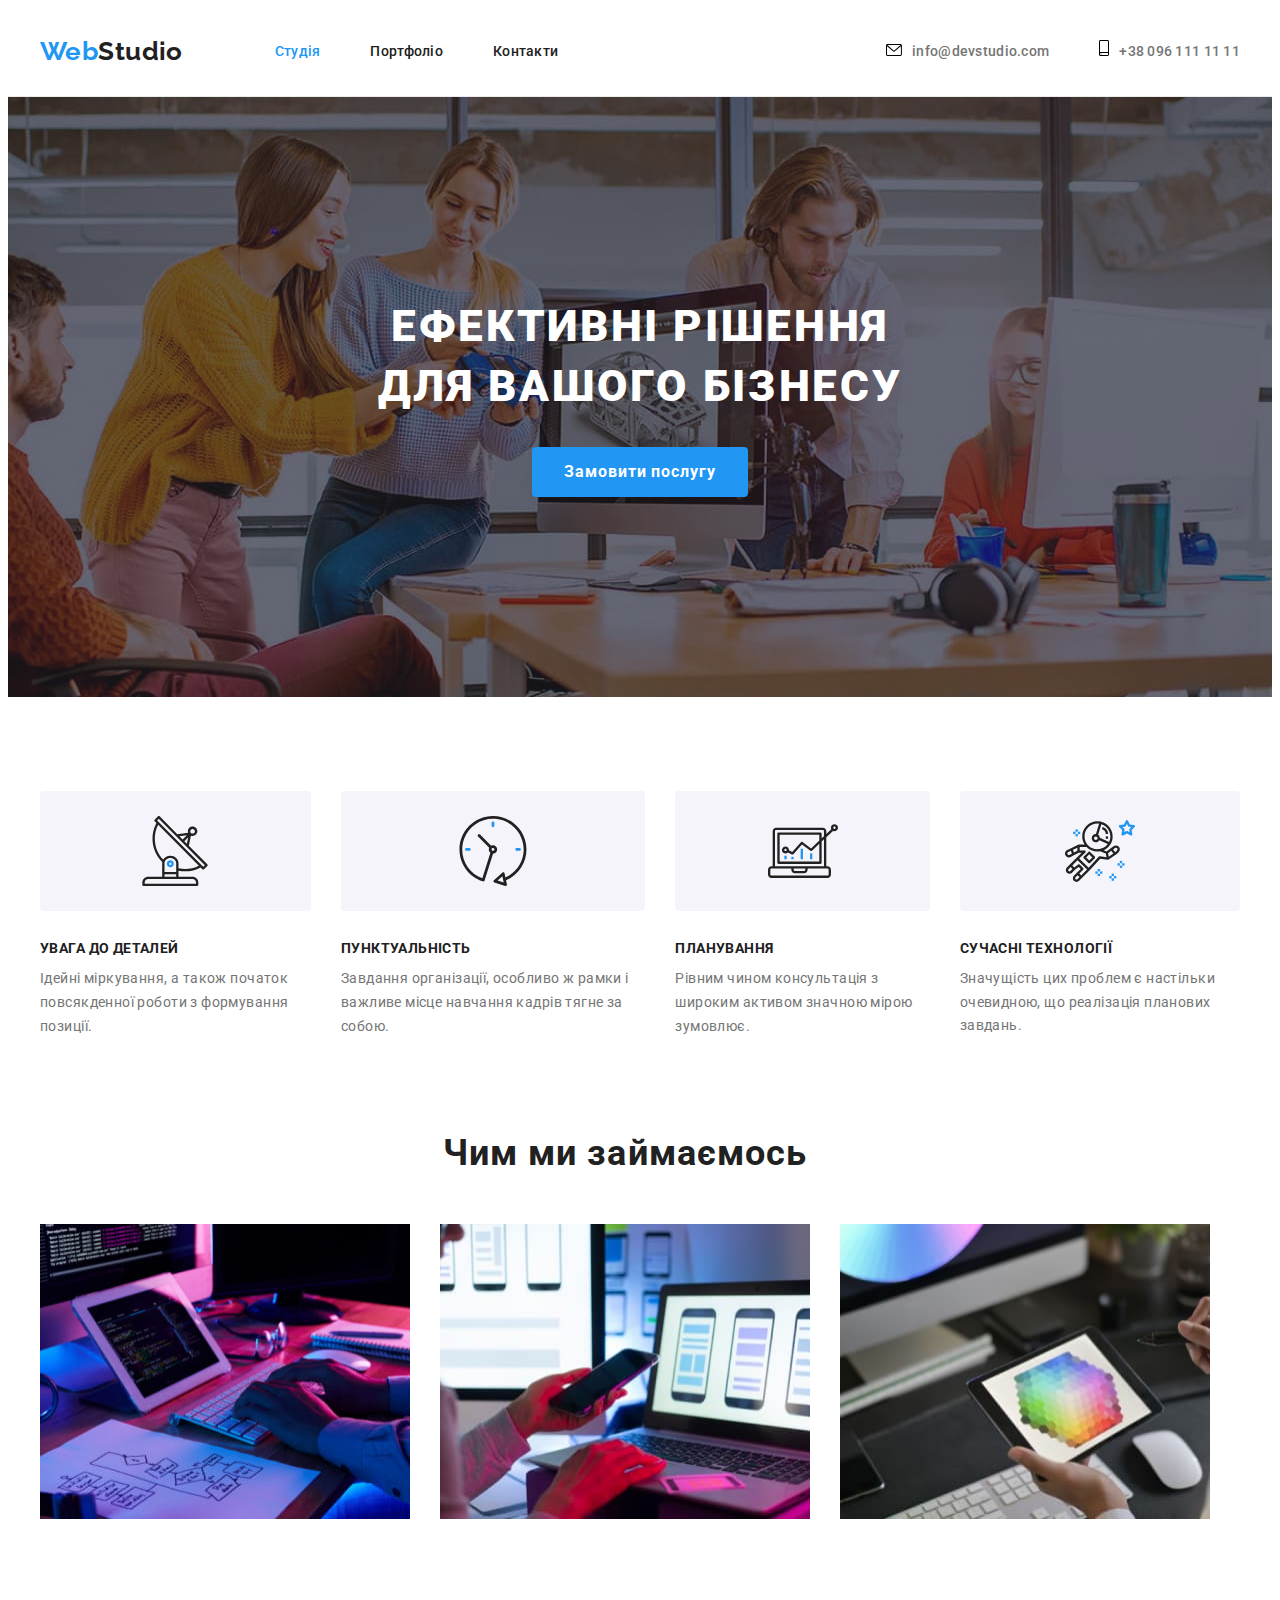
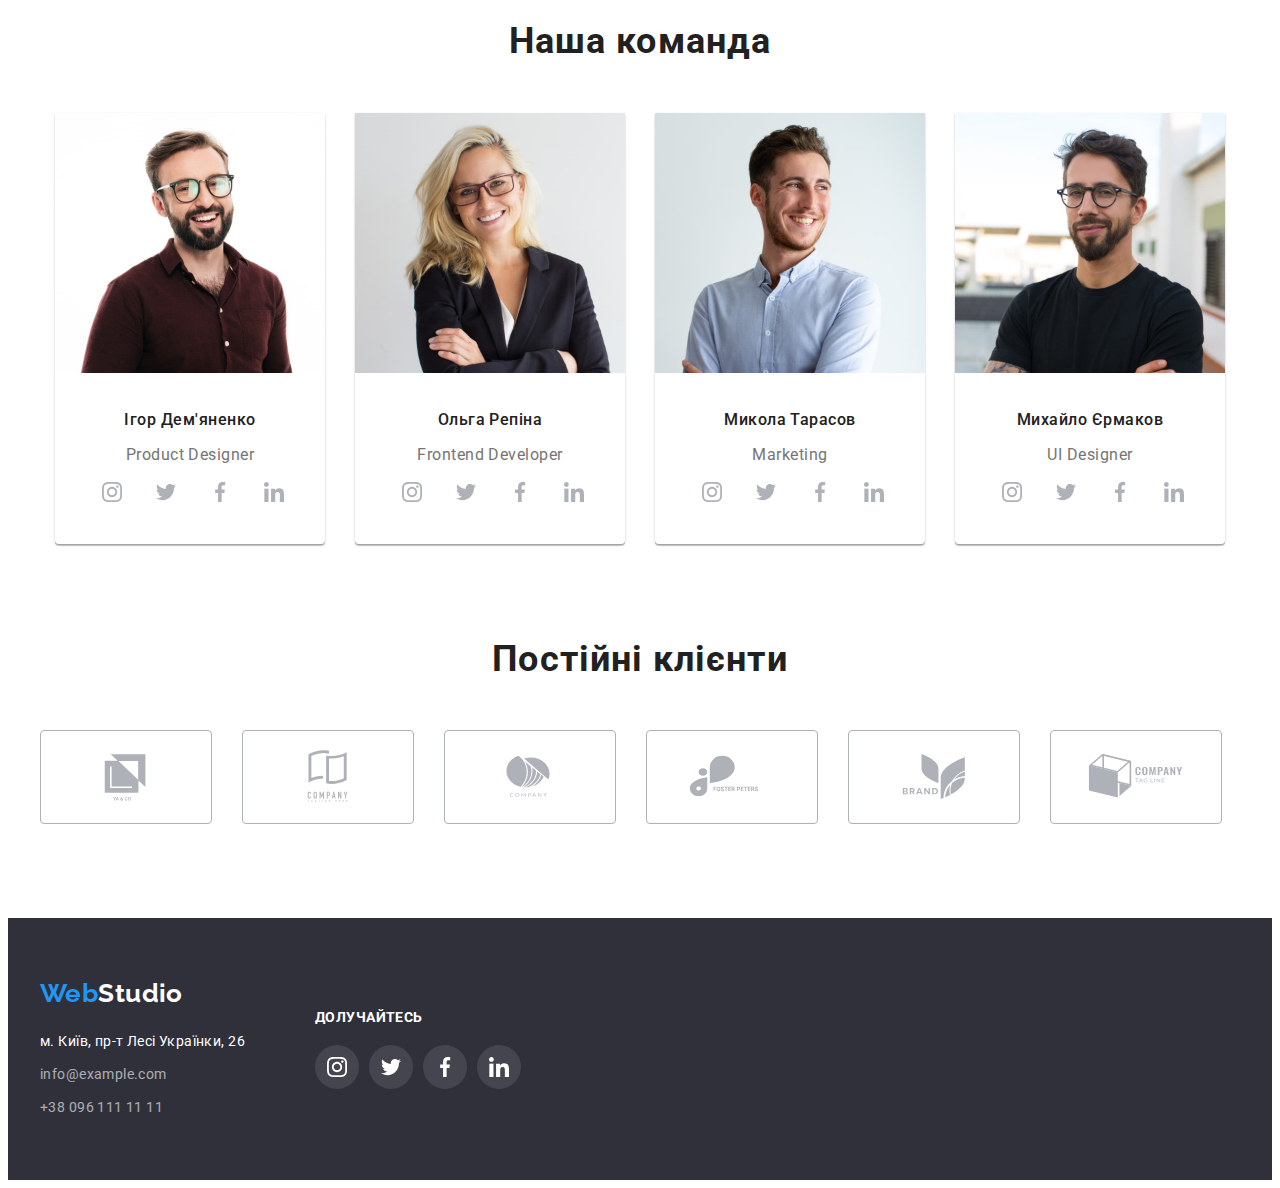
<file: index.html>
<!DOCTYPE html>
<html lang="uk">
  <head>
    <meta charset="UTF-8" />
    <meta http-equiv="X-UA-Compatible" content="IE=edge" />
    <meta name="viewport" content="width=device-width, initial-scale=1.0" />
    <title>ДР4-Головна</title>
    <link
      rel="stylesheet"
      href="https://cdnjs.cloudflare.com/ajax/libs/modern-normalize/1.1.0/modern-normalize.min.css"
      integrity="sha512-wpPYUAdjBVSE4KJnH1VR1HeZfpl1ub8YT/NKx4PuQ5NmX2tKuGu6U/JRp5y+Y8XG2tV+wKQpNHVUX03MfMFn9Q=="
      crossorigin="anonymous"
      referrerpolicy="no-referrer"
    />
    <link
      href="https://fonts.googleapis.com/css2?family=Raleway:wght@700&family=Roboto:wght@400;500;700;900&display=swap"
      rel="stylesheet"
    />
    <link rel="stylesheet" href="./css/styles.css" />
  </head>
  <body>
    <header class="header">
      <div class="container header-container">
        <nav class="nav">
          <a lang="en" href="./index.html" class="logo"><span class="logo-link">Web</span>Studio</a>
          <ul class="site-nav list">
            <li class="item">
              <a href="./index.html" class="link header-page current">Студія</a>
            </li>
            <li class="item">
              <a href="./portfolio.html" class="link header-page">Портфоліо</a>
            </li>
            <li class="item">
              <a href="" class="link header-page">Контакти</a>
            </li>
          </ul>
        </nav>
        <ul class="contacts list">
          <li class="item-contact">
            <a href="mailto:info@devstudio.com" class="cont-mail"><svg class="mail-icon"><use href="./images/symbol-defs.svg#icon-letter" wight="16" height="12" ></use></svg>info@devstudio.com</a>
          </li>
          <li class="item-contact">
            <a href="tel:+380961111111" class="cont-tel"><svg class="tel-icon"><use href="./images/symbol-defs.svg#icon-smartphone" wight="10" height="16"></use></svg>+38 096 111 11 11</a>
          </li>
        </ul>
      </div>
    </header>
    <main>
      <section class="top">
        <h1 class="top1">Ефективні рішення <br />для вашого бізнесу</h1>
        <button type="button" class="button">Замовити послугу</button>
      </section>
      <section class="aside section">
        <div class="container">
          <h2 hidden="">Особливості</h2>
          <ul class="list-item-desc list">
            <li class="list-title">
              <div class="box-icon">
                <svg class="list-item-icon" width="70" height="70">
                    <use href="./images/symbol-defs.svg#icon-antenna"></use>
                </svg>
                </div>
              <h3 class="aside-title">Увага до деталей</h3>
              <p class="p-title">
                Ідейні міркування, а також початок повсякденної роботи з
                формування позиції.
              </p>
            </li>
            <li class="list-title">
              <div class="box-icon">
                <svg class="list-item-desc-icon" width="70" height="70">
                    <use href="./images/symbol-defs.svg#icon-clock"></use>
                </svg>
                </div>
              <h3 class="aside-title">Пунктуальність</h3>
              <p class="p-title">
                Завдання організації, особливо ж рамки і важливе місце навчання
                кадрів тягне за собою.
              </p>
            </li>
            <li class="list-title">
              <div class="box-icon">
                <svg class="list-item-desc-icon" width="70" height="70">
                    <use href="./images/symbol-defs.svg#icon-diagram"></use>
                </svg>
                </div>
              <h3 class="aside-title">Планування</h3>
              <p class="p-title">
                Рівним чином консультація з широким активом значною мірою
                зумовлює.
              </p>
            </li>
            <li class="list-title">
              <div class="box-icon">
                <svg class="list-item-desc-icon" width="70" height="70">
                    <use href="./images/symbol-defs.svg#icon-astronaut"></use>
                </svg>
                </div>
              <h3 class="aside-title">Сучасні технології</h3>
              <p class="p-text">
                Значущість цих проблем є настільки очевидною, що реалізація
                планових завдань.
              </p>
            </li>
          </ul>
        </div>
      </section>
      <section class="middle section">
        <div class="container">
          <div>
            <h2 class="middle-title">Чим ми займаємось</h2>
            <ul class="middle-list list">
              <li class="middle-list-img">
                <img
                  src="./images/img1.jpg"
                  alt="Розробка застосунку"
                  width="370"
                  height="295"
                />
              </li>
              <li class="middle-list-img">
                <img
                  src="./images/img2.jpg"
                  alt="Розробка і планування"
                  width="370"
                  height="295"
                />
              </li>
              <li class="middle-list-img">
                <img
                  src="./images/img3.jpg"
                  alt="Робота з палітрою кольорів"
                  width="370"
                  height="295"
                />
              </li>
            </ul>
          </div>
        </div>
      </section>
      <section class="section">
        <h2 class="middle-title">Наша команда</h2>
        <ul class="team-list list">
          <li class="team-list-item">
            <img
              src="./images/tm1.jpg"
              alt="Ігор Дем'яненко"
              width="270"
              height="260"
            />
            <div class="box">
              <h3 class="team-title">Ігор Дем'яненко</h3>
              <p lang="en" class="team-text">Product Designer</p>
              <ul class="social-links-list">
                <li class="social-links-item"><a href="" class="social-links-list-item">
                    <svg class="social-icon" width="20" height="20">
                        <use href="./images/symbol-defs.svg#icon-instagram2"></use>
                    </svg> </a> 
                </li>
                <li class="social-links-item"><a href="" class="social-links-list-item">
                    <svg class="social-icon" width="20" height="20">
                        <use href="./images/symbol-defs.svg#icon-twitter"></use>
                    </svg></a> 
                </li>
                <li class="social-links-item"><a href="" class="social-links-list-item">
                    <svg class="social-icon" width="20" height="20">
                        <use href="./images/symbol-defs.svg#icon-facebook"></use>
                    </svg></a> 
                </li>
                <li class="social-links-item"><a href="" class="social-links-list-item">
                    <svg class="social-icon" width="20" height="20">
                        <use href="./images/symbol-defs.svg#icon-linkedin"></use>
                    </svg></a> 
                </li>
            </ul>
            </div>
          </li>
          <li class="team-list-item">
            <img
              src="./images/tm2.jpg"
              alt="Ольга Репіна"
              width="270"
              height="260"
            />
            <div class="box">
              <h3 class="team-title">Ольга Репіна</h3>
              <p lang="en" class="team-text">Frontend Developer</p>
              <ul class="social-links-list">
                <li class="social-links-item"><a href="" class="social-links-list-item">
                    <svg class="social-icon" width="20" height="20">
                        <use href="./images/symbol-defs.svg#icon-instagram2"></use>
                    </svg> </a> 
                </li>
                <li class="social-links-item"><a href="" class="social-links-list-item">
                    <svg class="social-icon" width="20" height="20">
                        <use href="./images/symbol-defs.svg#icon-twitter"></use>
                    </svg></a> 
                </li>
                <li class="social-links-item"><a href="" class="social-links-list-item">
                    <svg class="social-icon" width="20" height="20">
                        <use href="./images/symbol-defs.svg#icon-facebook"></use>
                    </svg></a> 
                </li>
                <li class="social-links-item"><a href="" class="social-links-list-item">
                    <svg class="social-icon" width="20" height="20">
                        <use href="./images/symbol-defs.svg#icon-linkedin"></use>
                    </svg></a> 
                </li>
            </ul>
            </div>
          </li>
          <li class="team-list-item">
            <img
              src="./images/tm3.jpg"
              alt="Микола Тарасов"
              width="270"
              height="260"
            />
            <div class="box">
              <h3 class="team-title">Микола Тарасов</h3>
              <p lang="en" class="team-text">Marketing</p>
              <ul class="social-links-list">
                <li class="social-links-item"><a href="" class="social-links-list-item">
                    <svg class="social-icon" width="20" height="20">
                        <use href="./images/symbol-defs.svg#icon-instagram2"></use>
                    </svg> </a> 
                </li>
                <li class="social-links-item"><a href="" class="social-links-list-item">
                    <svg class="social-icon" width="20" height="20">
                        <use href="./images/symbol-defs.svg#icon-twitter"></use>
                    </svg></a> 
                </li>
                <li class="social-links-item"><a href="" class="social-links-list-item">
                    <svg class="social-icon" width="20" height="20">
                        <use href="./images/symbol-defs.svg#icon-facebook"></use>
                    </svg></a> 
                </li>
                <li class="social-links-item"><a href="" class="social-links-list-item">
                    <svg class="social-icon" width="20" height="20">
                        <use href="./images/symbol-defs.svg#icon-linkedin"></use>
                    </svg></a> 
                </li>
            </ul>
            </div>
          </li>
          <li class="team-list-item">
            <img
              src="./images/tm4.jpg"
              alt="Михайло Єрмаков"
              width="270"
              height="260"
            />
            <div class="box">
              <h3 class="team-title">Михайло Єрмаков</h3>
              <p lang="en" class="team-text">UI Designer</p>
              <ul class="social-links-list">
                <li class="social-links-item"><a href="" class="social-links-list-item">
                    <svg class="social-icon" width="20" height="20">
                        <use href="./images/symbol-defs.svg#icon-instagram2"></use>
                    </svg> </a> 
                </li>
                <li class="social-links-item"><a href="" class="social-links-list-item">
                    <svg class="social-icon" width="20" height="20">
                        <use href="./images/symbol-defs.svg#icon-twitter"></use>
                    </svg></a> 
                </li>
                <li class="social-links-item"><a href="" class="social-links-list-item">
                    <svg class="social-icon" width="20" height="20">
                        <use href="./images/symbol-defs.svg#icon-facebook"></use>
                    </svg></a> 
                </li>
                <li class="social-links-item"><a href="" class="social-links-list-item">
                    <svg class="social-icon" width="20" height="20">
                        <use href="./images/symbol-defs.svg#icon-linkedin"></use>
                    </svg></a> 
                </li>
            </ul>
            </div>
          </li>
        </ul>
      </section>
      <section class="section regular-customers">

        <h2 class="title-regular-customers">Постійні клієнти</h2><div class="container">
        <ul class="customers">
            <li class="logo-regular-customers">
                <a href="" class="client-link">
                    <svg class="client-icon" width="41" height="47"><use href="./images/symbol-defs.svg#icon-logo1"></use>
                    </svg>
                </a>
            </li>
            <li class="logo-regular-customers">
                <a href="" class="client-link">
                    <svg class="client-icon"><use href="./images/symbol-defs.svg#icon-logo2"></use>
                    </svg>
                </a>
            </li>
            <li class="logo-regular-customers">
                <a href="" class="client-link">
                    <svg class="client-icon"><use href="./images/symbol-defs.svg#icon-logo3"></use>
                    </svg>
                </a>
            </li>
            <li class="logo-regular-customers">
                <a href="" class="client-link">
                    <svg class="client-icon"><use href="./images/symbol-defs.svg#icon-logo4"></use>
                    </svg>
                </a>
            </li>
            <li class="logo-regular-customers">
                <a href="" class="client-link">
                    <svg class="client-icon"><use href="./images/symbol-defs.svg#icon-logo5"></use>
                    </svg>
                </a>
            </li>
            <li class="logo-regular-customers">
                <a href="" class="client-link">
                    <svg class="client-icon"><use href="./images/symbol-defs.svg#icon-logo6"></use>
                    </svg>
                </a>
            </li>
        </ul>
        </div>
    </section>
    </main>
    <footer class="footer"><div class="container"><div>
      <a lang="en" href="./index.html" class="logo"
        ><span class="logo-link">Web</span
        ><span class="footer-link">Studio</span></a
      >
      <address class="address">
        <ul class="adress-list list">
          <li class="adress-list-item"><a class="footer-address">м. Київ, пр-т Лесі Українки, 26</a></li>
          <li class="adress-list-item">
            <a href="mailto:info@example.com" class="address-mail"
              >info@example.com</a
            >
          </li>
          <li class="adress-list-item">
            <a href="tel:+380961111111" class="address-tel"
              >+38 096 111 11 11</a
            >
          </li>
        </ul>
      </address>
    </div>
    <div class="footer-soc-container">
      <h3 class="footer-soc">Долучайтесь</h3>
      <ul class="footer-soc-list">
          <li class="footer-soc-list-item">
              <a href="" class="footer-soc-list-item-link">
              <svg class="footer-soc-icon" width="20" height="20">
                  <use href="./images/symbol-defs.svg#icon-instagram1">
                  </use>
              </svg>
              </a>
          </li>
          <li class="footer-soc-list-item">
              <a href="" class="footer-soc-list-item-link">
                  <svg class="footer-soc-icon" width="20" height="20">
                      <use href="./images/symbol-defs.svg#icon-twitter">
                      </use>
                  </svg>
              </a>
          </li>
          <li class="footer-soc-list-item">
              <a href="" class="footer-soc-list-item-link">
                  <svg class="footer-soc-icon" width="20" height="20">
                      <use href="./images/symbol-defs.svg#icon-facebook">
                      </use>
                  </svg>
              </a>
          </li>
          <li class="footer-soc-list-item">
              <a href="" class="footer-soc-list-item-link">
                  <svg class="footer-soc-icon" width="20" height="20">
                      <use href="./images/symbol-defs.svg#icon-linkedin">
                      </use>
                  </svg>
              </a>
          </li>
      </ul>
  </div>
  </div></footer>
  </body>
</html>
</file>
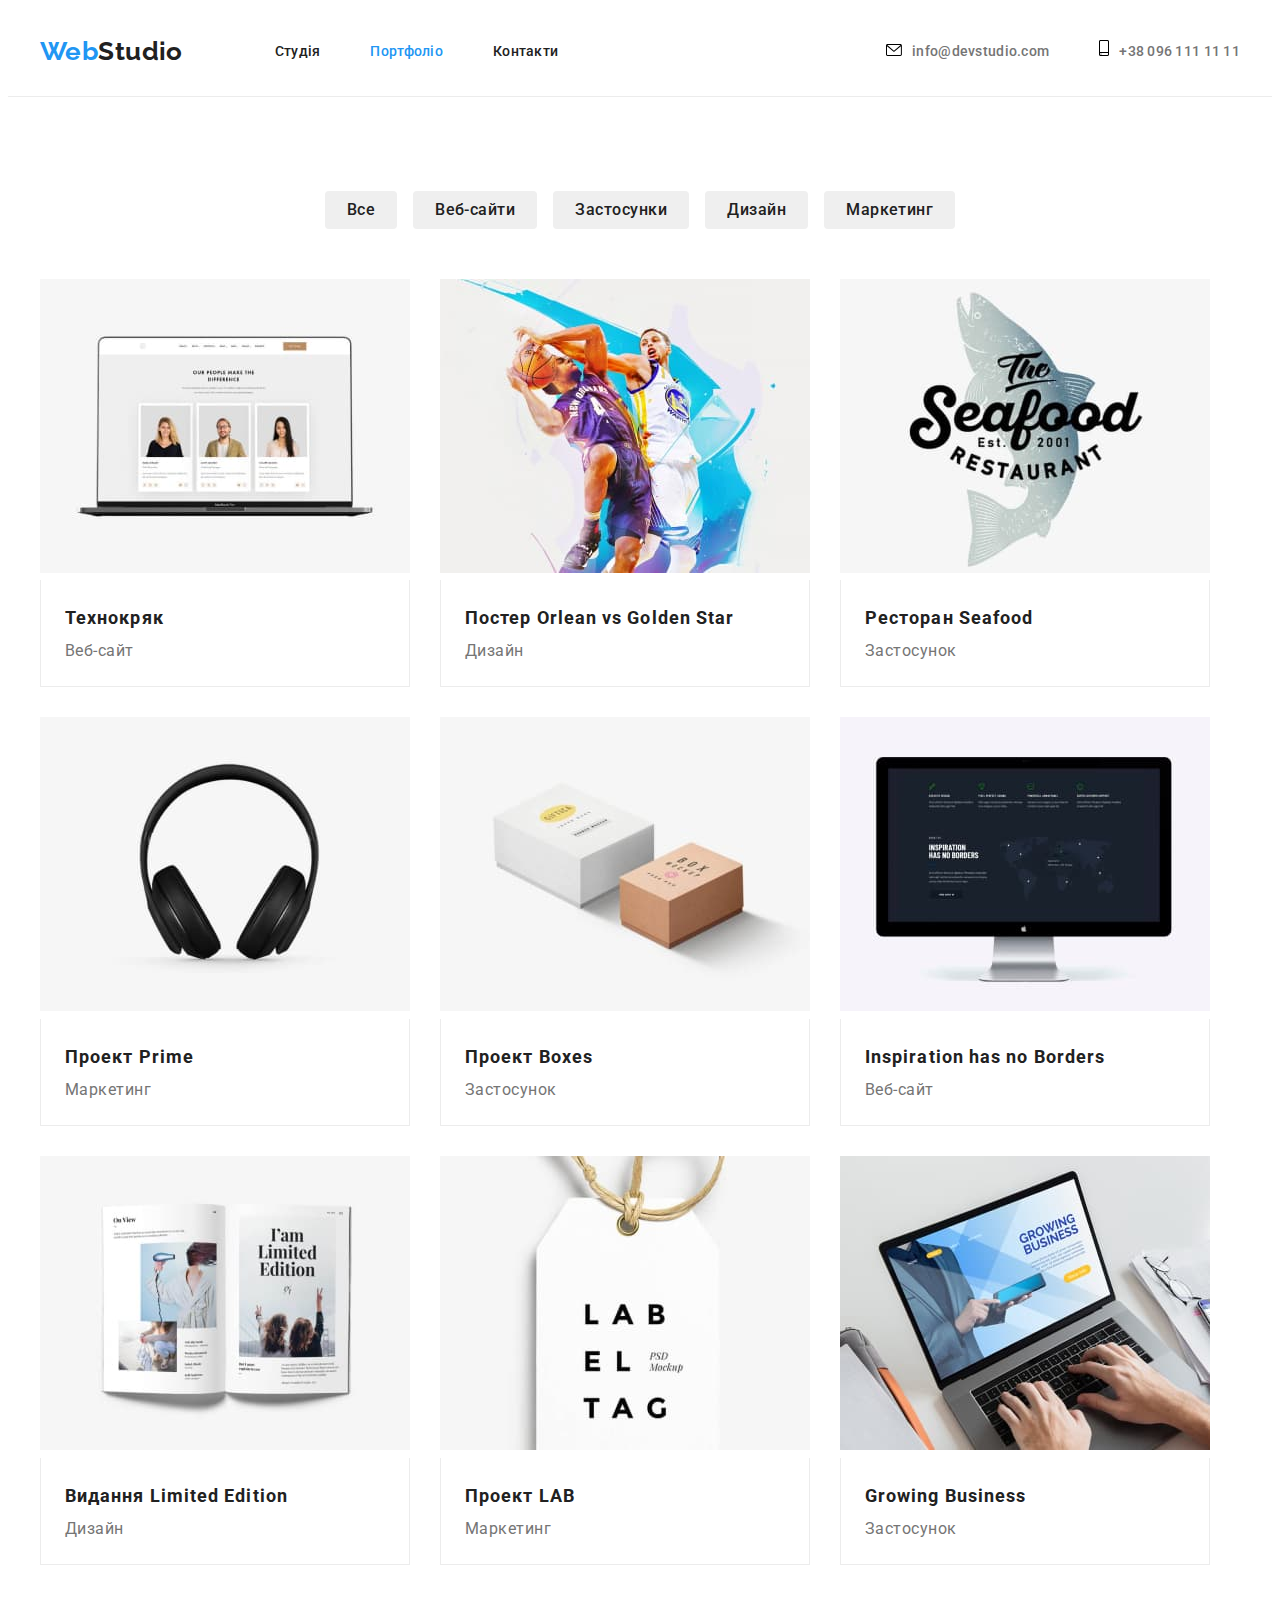
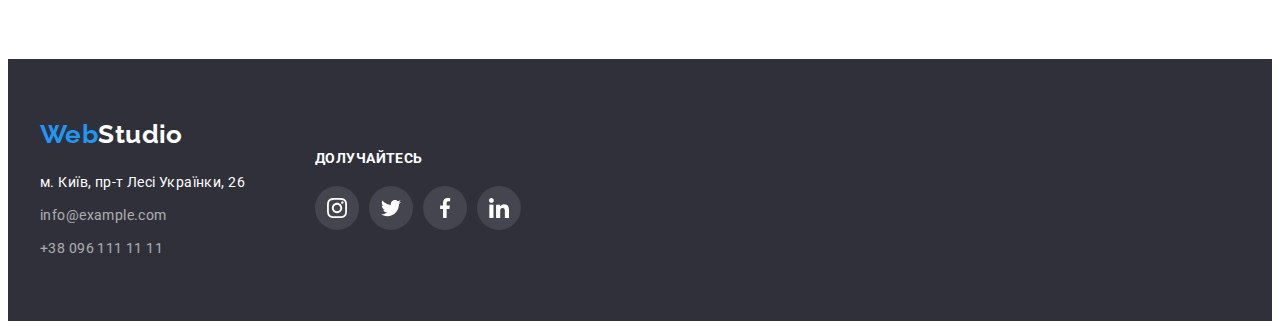
<file: portfolio.html>
<!DOCTYPE html>
<html lang="uk">
  <head>
    <meta charset="UTF-8" />
    <meta http-equiv="X-UA-Compatible" content="IE=edge" />
    <meta name="viewport" content="width=device-width, initial-scale=1.0" />
    <title>ДР4-Портфоліо</title>
    <link
      rel="stylesheet"
      href="https://cdnjs.cloudflare.com/ajax/libs/modern-normalize/1.1.0/modern-normalize.min.css"
      integrity="sha512-wpPYUAdjBVSE4KJnH1VR1HeZfpl1ub8YT/NKx4PuQ5NmX2tKuGu6U/JRp5y+Y8XG2tV+wKQpNHVUX03MfMFn9Q=="
      crossorigin="anonymous"
      referrerpolicy="no-referrer"
    />
    <link
      href="https://fonts.googleapis.com/css2?family=Raleway:wght@700&family=Roboto:wght@400;500;700;900&display=swap"
      rel="stylesheet"
    />
    <link rel="stylesheet" href="./css/styles.css" />
  </head>

  <body>
    <header class="header">
      <div class="container header-container">
        <nav class="nav">
          <a lang="en" href="./index.html" class="logo"><span class="logo-link">Web</span>Studio</a>
          <ul class="site-nav list">
            <li class="item">
              <a href="./index.html" class="link header-page">Студія</a>
            </li>
            <li class="item">
              <a href="./portfolio.html" class="link header-page current">Портфоліо</a>
            </li>
            <li class="item">
              <a href="" class="link header-page">Контакти</a>
            </li>
          </ul>
        </nav>
        <ul class="contacts list">
          <li class="item-contact">
            <a href="mailto:info@devstudio.com" class="cont-mail"><svg class="mail-icon"><use href="./images/symbol-defs.svg#icon-letter" wight="16" height="12" ></use></svg>info@devstudio.com</a>
          </li>
          <li class="item-contact">
            <a href="tel:+380961111111" class="cont-tel"><svg class="tel-icon"><use href="./images/symbol-defs.svg#icon-smartphone" wight="10" height="16"></use></svg>+38 096 111 11 11</a>
          </li>
        </ul>
      </div>
    </header>
    <main>
      <section class="portfolio section">
        <div class="container container1">
          <h1 hidden="">Портфоліо</h1>
          <ul class="btn-list list">
            <li class="btn-filter btn-all">
              <button type="button" class="portfolio-button current">
                Все
              </button>
            </li>
            <li class="btn-filter btn-web">
              <button type="button" class="portfolio-button">Веб-сайти</button>
            </li>
            <li class="btn-filter btn-annex">
              <button type="button" class="portfolio-button">Застосунки</button>
            </li>
            <li class="btn-filter btn-design">
              <button type="button" class="portfolio-button">Дизайн</button>
            </li>
            <li class="btn-filter btn-marketing">
              <button type="button" class="portfolio-button">Маркетинг</button>
            </li>
          </ul>
        </div>
        <div class="container">
          <ul class="all list">
            <li class="all-item">
              <a href="" class="portfolio-link">
                <img
                  src="./images/p1.jpg"
                  alt="Технокряк"
                  width="370"
                  height="294"
                />
                <div class="all-item-text">
                  <h2 class="portfolio-title">Технокряк</h2>
                  <p class="portfolio-text">Веб-сайт</p>
                </div>
              </a>
            </li>
            <li class="all-item">
              <a href="" class="portfolio-link"
                ><img
                  src="./images/p2.jpg"
                  alt="Постер"
                  width="370"
                  height="294"
                />
                <div class="all-item-text">
                  <h2 class="portfolio-title">
                    Постер <span lang="en">Orlean vs Golden Star</span>
                  </h2>
                  <p class="portfolio-text">Дизайн</p>
                </div></a
              >
            </li>
            <li class="all-item">
              <a href="" class="portfolio-link">
                <img
                  src="./images/p3.jpg"
                  alt="Seafood"
                  width="370"
                  height="294"
                />
                <div class="all-item-text">
                  <h2 class="portfolio-title">
                    Ресторан <span lang="en">Seafood</span>
                  </h2>
                  <p class="portfolio-text">Застосунок</p>
                </div>
              </a>
            </li>
            <li class="all-item">
              <a href="" class="portfolio-link">
                <img
                  src="./images/p4.jpg"
                  alt="Prime"
                  width="370"
                  height="294"
                />
                <div class="all-item-text">
                  <h2 class="portfolio-title">
                    Проект <span lang="en">Prime</span>
                  </h2>
                  <p class="portfolio-text">Маркетинг</p>
                </div>
              </a>
            </li>
            <li class="all-item">
              <a href="" class="portfolio-link">
                <img
                  src="./images/p5.jpg"
                  alt="Boxes"
                  width="370"
                  height="294"
                />
                <div class="all-item-text">
                  <h2 class="portfolio-title">
                    Проект <span lang="en">Boxes</span>
                  </h2>
                  <p class="portfolio-text">Застосунок</p>
                </div>
              </a>
            </li>
            <li class="all-item">
              <a href="" class="portfolio-link">
                <img
                  src="./images/p6.jpg"
                  alt="Inspiration has no Borders"
                  width="370"
                  height="294"
                />
                <div class="all-item-text">
                  <h2 lang="en" class="portfolio-title">
                    Inspiration has no Borders
                  </h2>
                  <p class="portfolio-text">Веб-сайт</p>
                </div>
              </a>
            </li>
            <li class="all-item">
              <a href="" class="portfolio-link">
                <img
                  src="./images/p7.jpg"
                  alt="Limited Edition"
                  width="370"
                  height="294"
                />
                <div class="all-item-text">
                  <h2 class="portfolio-title">
                    Видання <span lang="en">Limited Edition</span>
                  </h2>
                  <p class="portfolio-text">Дизайн</p>
                </div>
              </a>
            </li>
            <li class="all-item">
              <a href="" class="portfolio-link">
                <img src="./images/p8.jpg" alt="LAB" width="370" height="294" />
                <div class="all-item-text">
                  <h2 class="portfolio-title">
                    Проект <span lang="en">LAB</span>
                  </h2>
                  <p class="portfolio-text">Маркетинг</p>
                </div>
              </a>
            </li>
            <li class="all-item">
              <a href="" class="portfolio-link">
                <img
                  src="./images/p9.jpg"
                  alt="Growing Business"
                  width="370"
                  height="294"
                />
                <div class="all-item-text">
                  <h2 lang="en" class="portfolio-title">Growing Business</h2>
                  <p class="portfolio-text">Застосунок</p>
                </div>
              </a>
            </li>
          </ul>
        </div>
      </section>
      
    </main>
    <footer class="footer"><div class="container"><div>
      <a lang="en" href="./index.html" class="logo"
        ><span class="logo-link">Web</span
        ><span class="footer-link">Studio</span></a
      >
      <address class="address">
        <ul class="adress-list list">
          <li class="adress-list-item"><a class="footer-address">м. Київ, пр-т Лесі Українки, 26</a></li>
          <li class="adress-list-item">
            <a href="mailto:info@example.com" class="address-mail"
              >info@example.com</a
            >
          </li>
          <li class="adress-list-item">
            <a href="tel:+380961111111" class="address-tel"
              >+38 096 111 11 11</a
            >
          </li>
        </ul>
      </address>
    </div>
    <div class="footer-soc-container">
      <h3 class="footer-soc">Долучайтесь</h3>
      <ul class="footer-soc-list">
          <li class="footer-soc-list-item">
              <a href="" class="footer-soc-list-item-link">
              <svg class="footer-soc-icon" width="20" height="20">
                  <use href="./images/symbol-defs.svg#icon-instagram1">
                  </use>
              </svg>
              </a>
          </li>
          <li class="footer-soc-list-item">
              <a href="" class="footer-soc-list-item-link">
                  <svg class="footer-soc-icon" width="20" height="20">
                      <use href="./images/symbol-defs.svg#icon-twitter">
                      </use>
                  </svg>
              </a>
          </li>
          <li class="footer-soc-list-item">
              <a href="" class="footer-soc-list-item-link">
                  <svg class="footer-soc-icon" width="20" height="20">
                      <use href="./images/symbol-defs.svg#icon-facebook">
                      </use>
                  </svg>
              </a>
          </li>
          <li class="footer-soc-list-item">
              <a href="" class="footer-soc-list-item-link">
                  <svg class="footer-soc-icon" width="20" height="20">
                      <use href="./images/symbol-defs.svg#icon-linkedin">
                      </use>
                  </svg>
              </a>
          </li>
      </ul>
  </div>
  </div></footer>
  </body>
</html>
</file>
<file: css/styles.css>
:root {
  --main-font-family: "Roboto", sans-serif;
  --secondary-font-family: "Raleway", sans-serif;
  --accent-color: #2196f3;
  --btn-title: #ffffff;
  --backgraund-section: #2f303a;
  --primary-text-color: #757575;
  --btn-main-color-text: #000000;
  --main-footer-contacts: rgba(255, 255, 255, 0.6);
  --btn-background: #2196f3;
  --title-text-color: #212121;
}

body {
  background-color: #ffffff;
  color: var(--primary-text-color);
  font-family: var(--main-font-family);
  letter-spacing: 0.03em;
  font-size: 14px;
  line-height: 1.71;
}

.container {
  display: flex;
  align-items: center;
  width: 1200px;
  padding: 0 15px;
  margin: 0 auto;
}
.container1 {
 justify-content: center;
 margin-bottom: 50px;
}

h1,
h2,
h3,
h4,
h5,
h6,
p,
ul,
li {
  padding: 0;
  margin: 0;
}

.section {
  padding-bottom: 94px;
  padding-top: 94px;
}

.header .nav {
  font-family: var(--secondary-fond-family);
  font-style: normal;
  font-weight: 700;
  line-height: 1.19;
  letter-spacing: 0.03em;
}
.nav,
.header-container {
  display: flex;
  align-items: center;
}

.logo {
  text-decoration: none;
  font-family: var(--secondary-font-family);
  color: var(--title-text-color);
  font-weight: bold;
  font-size: 26px;
  line-height: 1.2;
}
.logo-link {
  color: var(--accent-color);
}
.site-nav,
.contacts {
  display: flex;
  list-style: none;
  border-style: none;
}
.site-nav .item {
  display: block;
  margin-right: 50px;
}
.item {
  display: flex;
  padding-top: 32px;
  padding-bottom: 32px;
}
.site-nav {
  width: 295px;
  margin-left: 92px;
}
.site-nav .item:last-child {
  margin-right: 0;
}
.images,
.adress-list {
  list-style: none;
  border-style: none;
}
.link,
.cont-mail,
.cont-tel {
  font-family: var(--main-font-family);
  font-weight: 500;
  font-size: 14px;
  line-height: 1.14;
  letter-spacing: 0.02em;
  text-decoration: none;
}
.header-page:hover,
.header-page:focus {
  color: var(--accent-color);
}
.link {
  color: var(--title-text-color);
}
.contacts .item-contact {
  display: block;
  padding-top: 32px;
  padding-bottom: 32px;
  margin-right: 50px;
}
.contacts {
  margin-left: auto;
}
.contacts .item-contact + .item-contact {
  margin-right: 0;
}
.item-contact,
.cont-mail,
.cont-tel {
  color: var(--primary-text-color);
}
.cont-mail:hover,
.cont-mail:focus,
.cont-tel:hover,
.cont-tel:focus {
  color: var(--accent-color);
  fill: var(--accent-color);
}
.current {
  color: var(--accent-color);
}
.header {
  justify-content: center;
  width: 100%;
  margin-right: auto;
  margin-left: auto;
  border-bottom: 1px solid #ececec;
}
.list {
  list-style: none;
  border-style: none;
}
.mail-icon {
  width: 16px;
  height: 12px;
  margin-right: 10px;
}
.tel-icon {
  width: 10px;
  height: 16px;
  margin-right: 10px;
}

/*main-top*/
.top {
  max-width: 1600px;
  padding-top: 200px;
  padding-bottom: 200px;
  display: flex;
  flex-direction: column;
  justify-content: center;
  align-items: center;
  text-align: center;
  height: 600px;
  padding: 0 15px;
  margin: 0 auto;
  background-image: linear-gradient(to top,rgba(47, 48, 58, 0.4),rgba(47, 48, 58, 0.4)),
    url(../images/back.jpg);
  background-position: center;
  background-repeat: no-repeat;
}

.top1 {
  margin-bottom: 30px;
  font-weight: 900;
  font-size: 44px;
  line-height: 1.36;
  text-align: center;
  letter-spacing: 0.06em;
  text-transform: uppercase;
  color: var(--btn-title);
}

.button {
  font-family: var(--main-font-family);
  font-style: normal;
  color: var(--btn-title);
  cursor: pointer;
  background-color: var(--accent-color);
  font-weight: 700;
  font-size: 16px;
  line-height: 1.88;
  display: flex;
  align-items: center;
  text-align: center;
  letter-spacing: 0.06em;
  border-style: none;
  border-radius: 4px;
  padding: 10px 32px;
}

.button:hover,
.button:focus {
  color: var(--btn-title);
  background-color: var(--accent-color);
}
.box-icon {
  align-items: center;
  justify-content: center;
  display: flex;
  width: 100%;
  height: 120px;
  background-color: #f5f4fa;
  border-radius: 4px;
  margin-bottom: 30px;
}

/*main-content*/
.aside-title {
  color: var(--title-text-color);
  margin-bottom: 10px;
  font-weight: bold;
  font-size: 14px;
  line-height: 1.14;
  letter-spacing: 0.03em;
  text-transform: uppercase;
}
.p-text {
  font-style: normal;
  font-weight: 400;
  font-size: 14px;
  line-height: 1.7;
  letter-spacing: 0.03em;
  color: var(--primary-text-color);
}
.list-item-desc {
  display: flex;
  list-style: none;
}
.list-title + .list-title {
  margin-left: 30px;
}
.list-title {
  flex-basis: calc((100%-4 * 30) / 4);
}
.middle {
  padding-top: 0;
  padding-bottom: 0;
}
.middle-title {
  color: var(--title-text-color);
  font-weight: 700;
  font-size: 36px;
  line-height: 1.16;
  letter-spacing: 0.03em;
  text-align: center;
}
.middle-list {
  justify-content: center;
  align-items: center;
  display: flex;
  text-align: center;
  list-style: none;
  margin-top: 50px;
}
.middle-list-img + .middle-list-img,
.team-list-item + .team-list-item {
  margin-left: 30px;
}

.team-title {
  font-style: normal;
  font-weight: 500;
  font-size: 16px;
  line-height: 1.18;
  text-align: center;
  letter-spacing: 0.03em;
  color: var(--title-text-color)
}
.team-text {
  margin-top: 10px;
  font-style: normal;
  font-weight: 400;
  font-size: 16px;
  line-height: 1.88;
  text-align: center;
  letter-spacing: 0.03em;
  color: var(--primary-text-color);
}
.team-list {
  justify-content: center;
  align-items: center;
  display: flex;
  list-style: none;
  margin-top: 50px;
}
.team-list-item {
  background-color: #fff;
  box-shadow: 0px 1px 3px rgba(0, 0, 0, 0.12), 0px 1px 1px rgba(0, 0, 0, 0.14),
    0px 2px 1px rgba(0, 0, 0, 0.2);
  border-radius: 0px 0px 4px 4px;
}
.box {
  padding: 30px 0;
}

.social-links-list {
  display: flex;
  width: 200px;
  margin: 0 auto;
  list-style: none;
}
.social-links-item:not(:last-child) {
  margin-right: 10px;
}
.social-links-list-item {
  display: flex;
  justify-content: center;
  align-items: center;
  width: 44px;
  height: 44px;
  border-radius: 50%;
  background-color: rgba(255, 255, 255, 0.1);
  background-position: center;
  position: relative;
}
.social-links-list-item:hover,
.social-links-list-item:focus {
  background-color: #2196f3;
}
.social-links-list-item:hover .social-icon,
.social-links-list-item:focus .social-icon {
  fill: #ffff;
}
.regular-customers{
  padding-top: 0;
}
.title-regular-customers {
  margin-bottom: 50px;
  font-family: var(--main-font-family);
  font-style: normal;
  font-weight: bold;
  font-size: 36px;
  line-height: 42px;
  text-align: center;
  letter-spacing: 0.03em;
  color: #212121;
}
.customers {
  display: flex;
  list-style: none;
}
.logo-regular-customers + .logo-regular-customers {
  margin-left: 30px;
}
.client-link {
  display: flex;
  align-items: center;
  justify-content: center;
  color: #afb1b8;
  border: 1px solid #afb1b8;
  border-radius: 4px;
}
.client-link {
  width: 170px;
  height: 92px;
  fill: currentColor;
}
.client-icon {
  width: 106px;
  height: 60px;
}
.client-icon:hover,
.client-icon:focus {
  fill: currentColor;
  border-color: var(--accent-color);
}
.client-link:hover,
.client-link:focus {
  color: var(--accent-color);
}
.social-link:hover,
.social-icon:focus {
  fill: currentColor;
}
.social-icon{
  fill: #AFB1B8;
}

/*Портфоліо*/
.btn-list {
  display: flex;
  justify-content: center;
  list-style: none;
  border-style: none;
}
.portfolio-button {
  font-weight: 500;
  font-size: 16px;
  line-height: 1.6;
  letter-spacing: 0.03em;
  cursor: pointer;
  color: var(--title-text-color);
  text-decoration: none;
  font-family: inherit;
  border-style: none;
  text-shadow: none;
  text-align: center;
  border-radius: 4px;
  padding: 6px 22px;
  border: transparent;
  transition-property: background-color;
  transition-duration: 1s;
  transition-delay: 0s, 1s;
}
.portfolio.current {
  color: var(--btn-title);
  background-color: var(--accent-color);
}

.portfolio-button:hover,
.portfolio-button:focus {
  background-color: var(--accent-color);
  color: var(--btn-title);
  font-family: inherit;
  cursor: pointer;
  box-shadow: 0px 3px 1px rgba(0, 0, 0, 0.1), 0px 1px 2px rgba(0, 0, 0, 0.08),
    0px 2px 2px rgba(0, 0, 0, 0.12);
  border-radius: 4px;
}
.btn-filter + .btn-filter {
  margin-left: 8px;
}
.btn-filter:not(:last-child) {
  margin-right: 8px;
}
.all {
  display: flex;
  flex-wrap: wrap;
  margin-top: -15px;
  margin-right: -15px;
  margin-bottom: -15px;
  margin-left: -15px;
}
.all-item {
  margin: 15px;
}.all-item + .all-item {
  margin-left: 15px;
}
.all-item-text {
  padding: 20px 24px;
  border-bottom: 1px solid #ececec;
  border-left: 1px solid #ececec;
  border-right: 1px solid #ececec;
}
.all-item:hover,
.all-item:focus {
  cursor: pointer;
  box-shadow: 0px 1px 1px rgba(0, 0, 0, 0.12), 0px 4px 4px rgba(0, 0, 0, 0.06),
    1px 4px 6px rgba(0, 0, 0, 0.16);
}
.portfolio-link {
  text-decoration: none;
}
.portfolio-title {
  text-decoration: none;
  text-shadow: none;
  color: var(--title-text-color);
  font-weight: 700;
  font-size: 18px;
  line-height: 2;
  letter-spacing: 0.06em;
}

.portfolio-text {
  text-decoration: none;
  text-shadow: none;
  font-weight: 400;
  font-size: 16px;
  line-height: 1.87;
  letter-spacing: 0.03em;
  color: var(--primary-text-color);
}

/*footer*/
.footer {
  margin: 0 auto;
  padding: 60px 0;
  background-color: var(--backgraund-section);
}
.footer-link {
  color: #ffffff;
}

.footer-address {
  font-style: normal;
  font-weight: normal;
  font-size: 14px;
  line-height: 1.7;
  color: #ffffff;
}
.address {
  margin-top: 20px;
}
.adress-list {
  display: flex;
  flex-direction: column;
}
.adress-list-item:not(:first-child) {
  margin-top: 9px;
}
.address-mail,
.address-tel {
  text-decoration: none;
  font-style: normal;
  font-weight: normal;
  color: #FFFFFF; opacity:0.6;
}
.address-mail:focus,
.address-mail:hover,
.address-tel:focus,
.address-tel:hover {
  color: var(--accent-color);
}
.footer-soc-container {
  width: 206px;
  height: 80px;
  margin-left: 70px;
}
.footer-soc {
  font-family: var(--main-font-family);
  font-style: normal;
  font-weight: 700;
  font-size: 14px;
  line-height: 1.143;
  letter-spacing: 0.03em;
  text-transform: uppercase;
  margin-bottom: 20px;
  color: #ffffff;
}
.footer-soc-list {
  display: flex;
}
.footer-soc-list-item {
  display: flex;
  width: 200px;
  margin-right: 10px;
}
.footer-soc-list-item:last-child {
  margin-right: 0;
}
.footer-soc-list-item-link {
  display: flex;
  justify-content: center;
  align-items: center;
  width: 44px;
  height: 44px;
  border-radius: 50%;
  background-color: rgba(255, 255, 255, 0.1);
  background-position: center;
  position: relative;
  fill: currentColor;
}
.footer-soc-list-item-link:hover,
.footer-soc-list-item-link:focus {
  background-color: #2196f3;
  color: #fff;
}
.footer-soc-list-item:not(:last child) {
  margin-right: 10px;
}
.footer-soc-icon {
  fill: #fff;
}
.client-link:hover,
.client-link:focus {
  border: 1px solid #2196f3;
}
.main-footer-container {
  width: 230px;
  align-items: baseline;
  margin-right: 70px;
}
</file>
